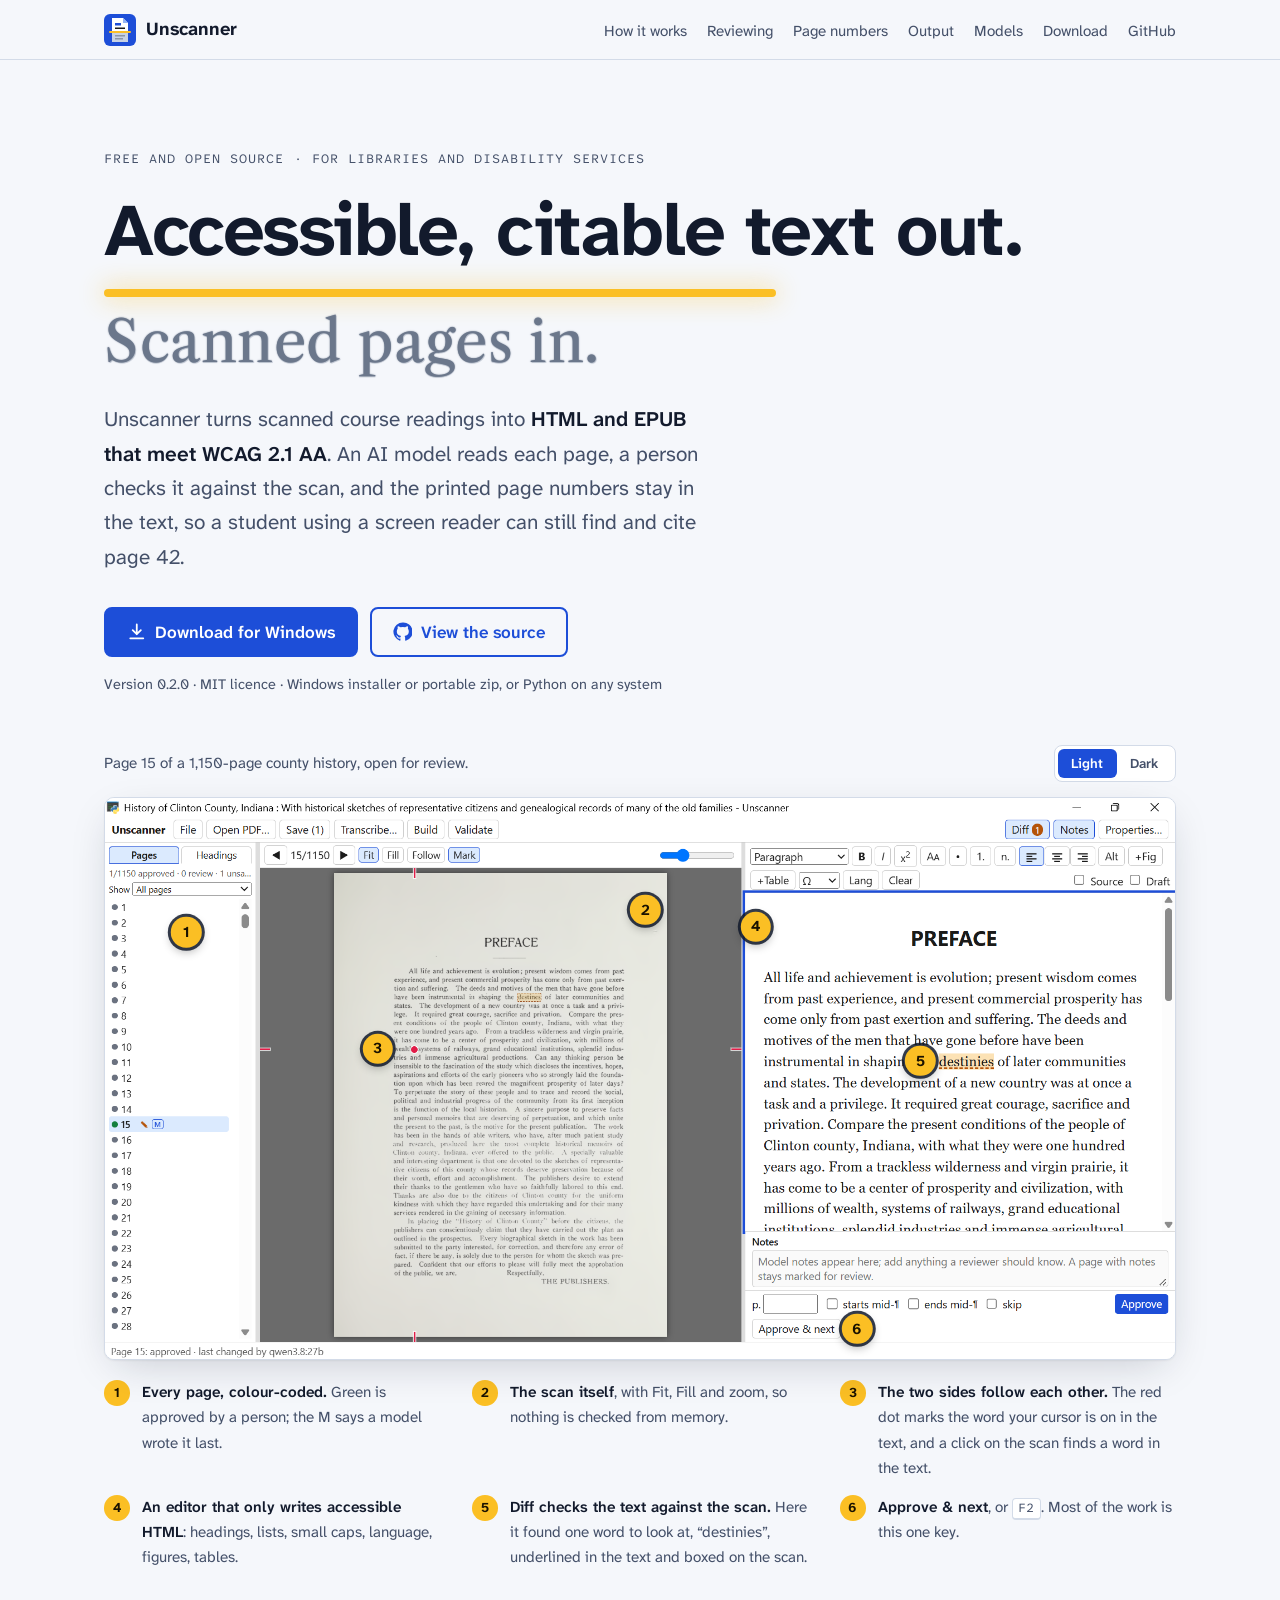
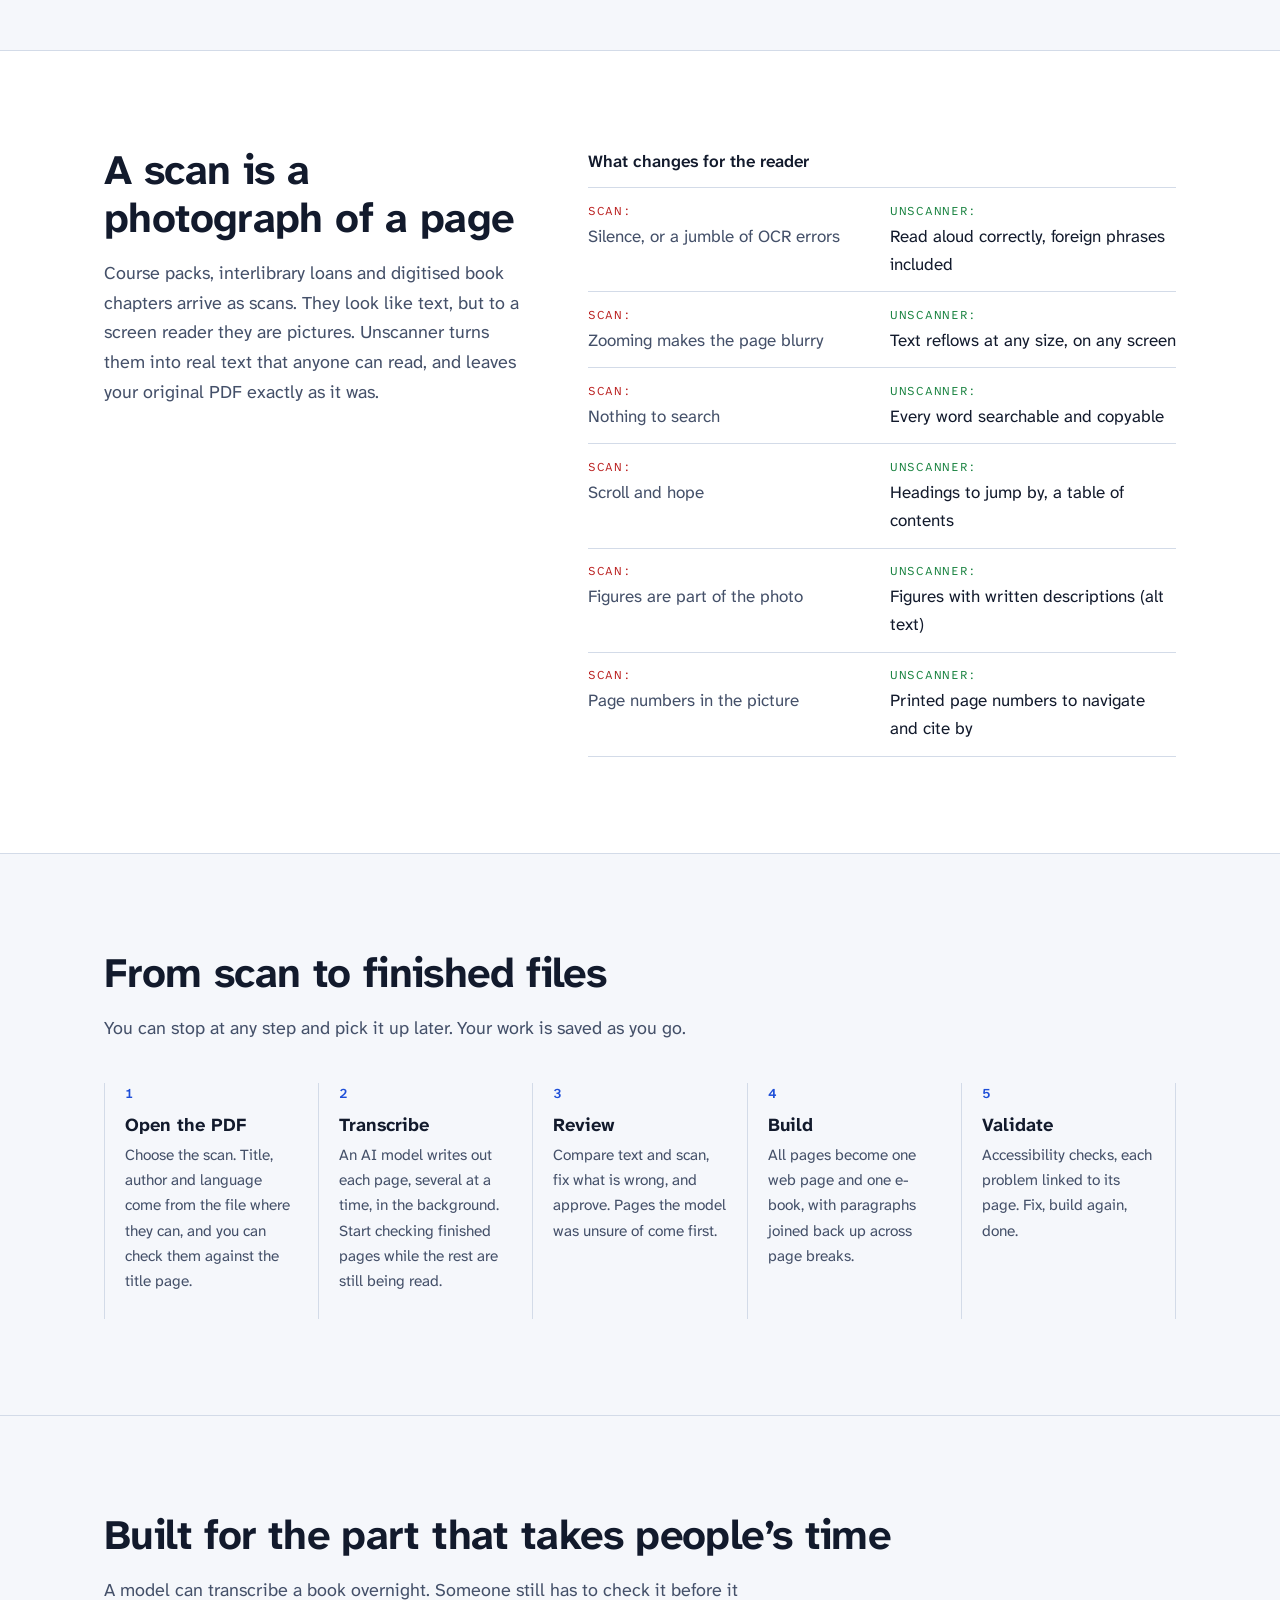
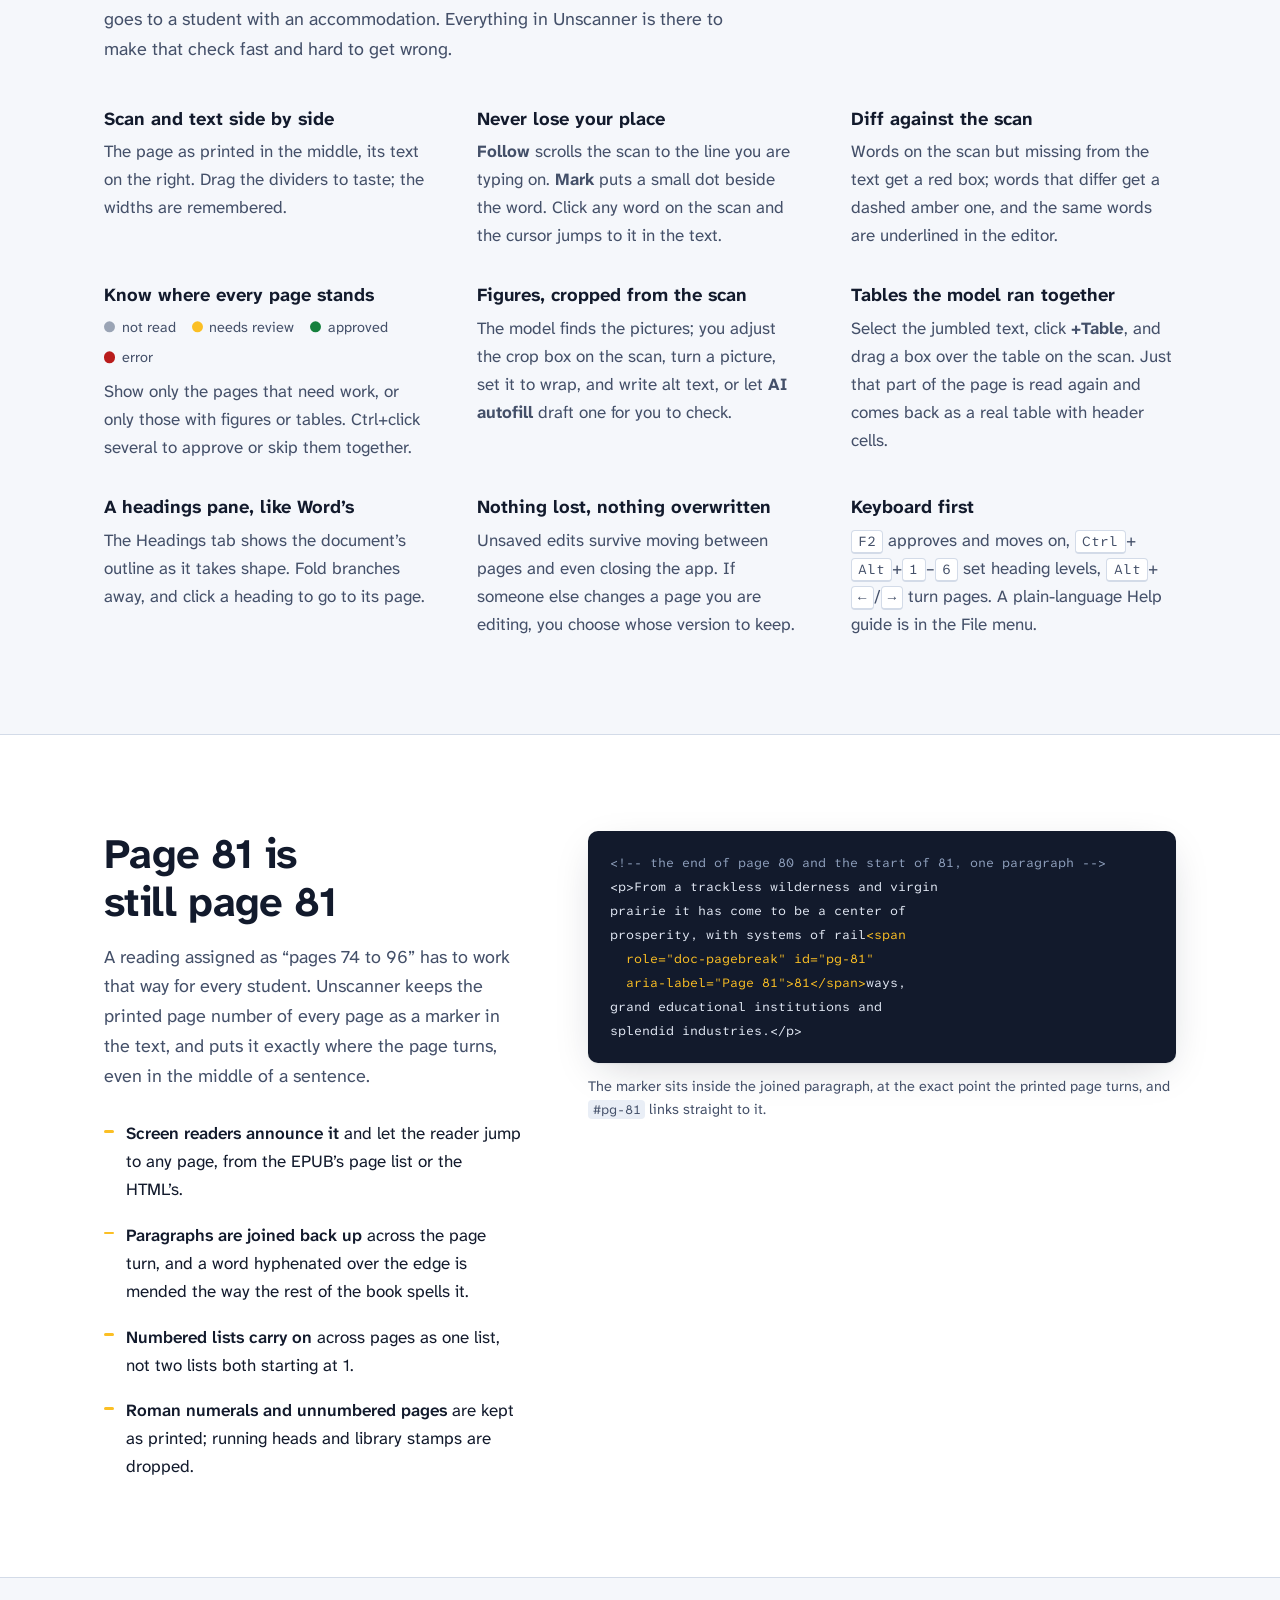
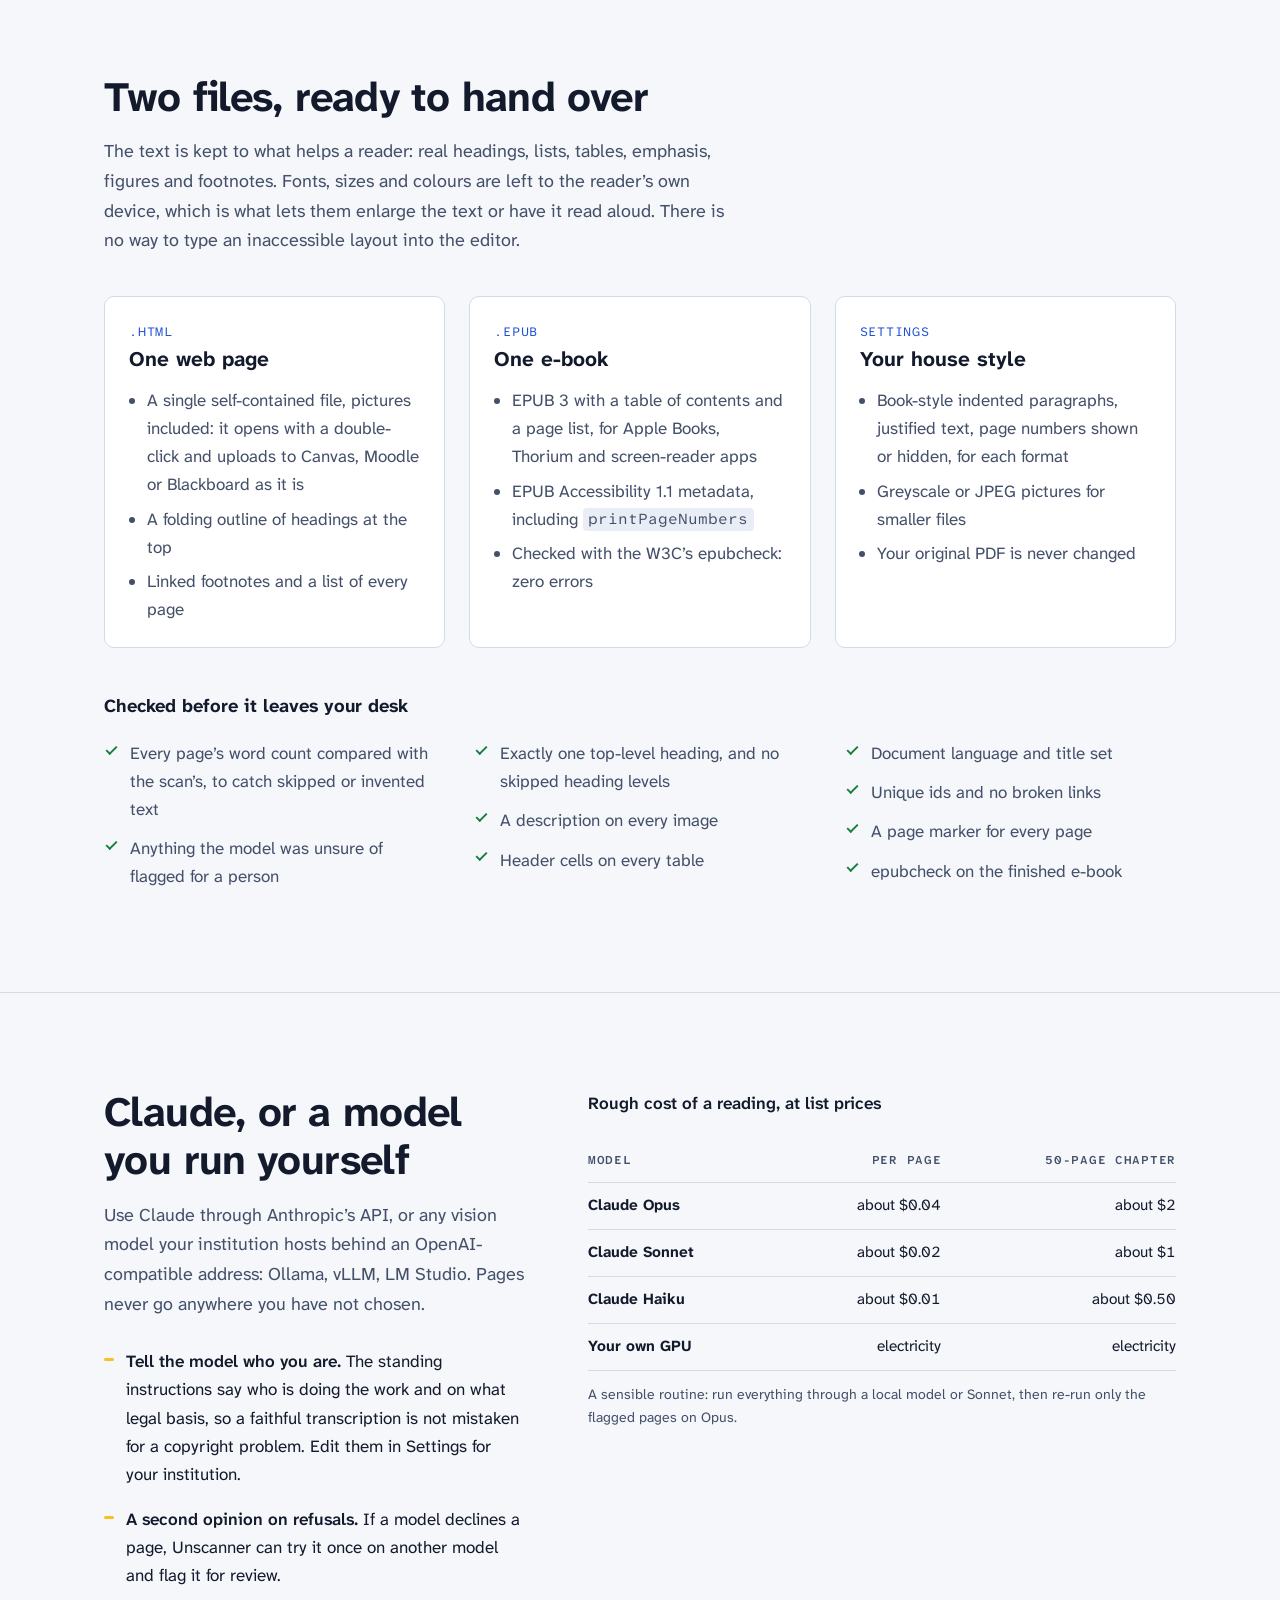
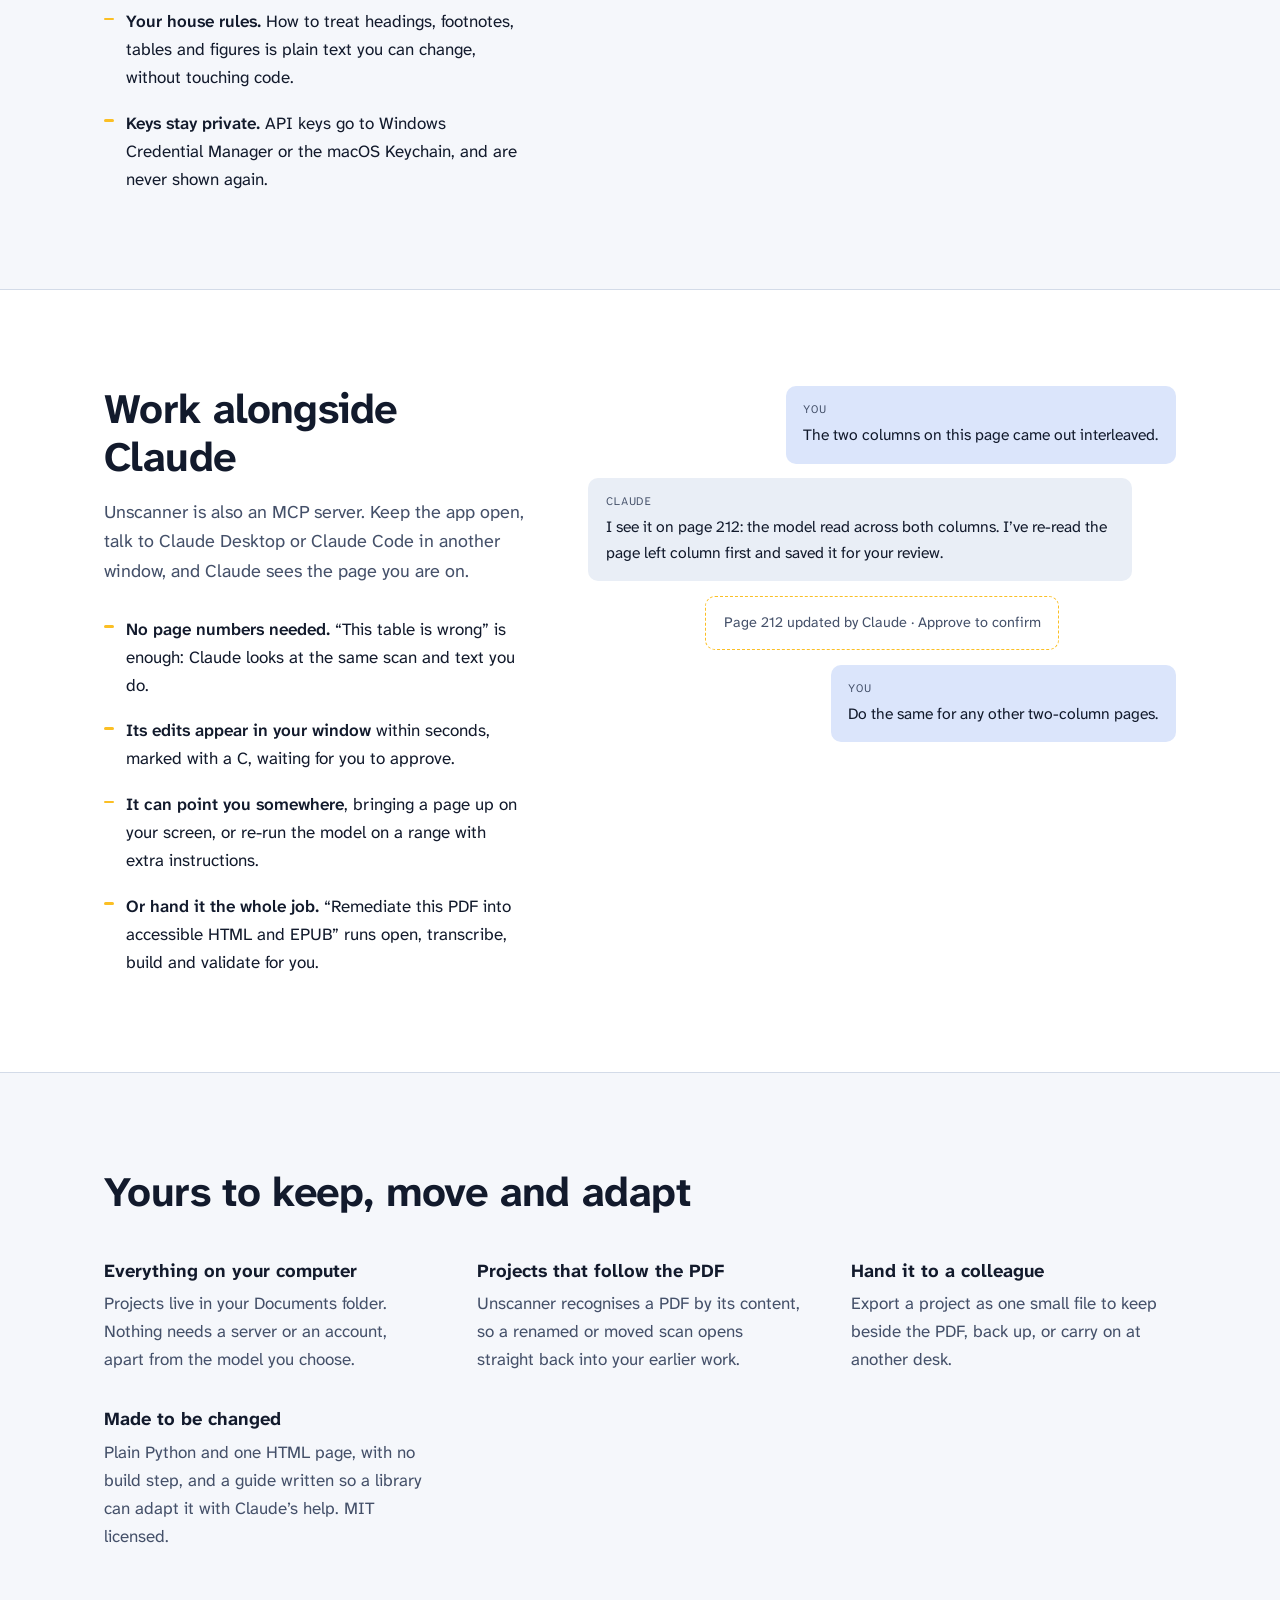
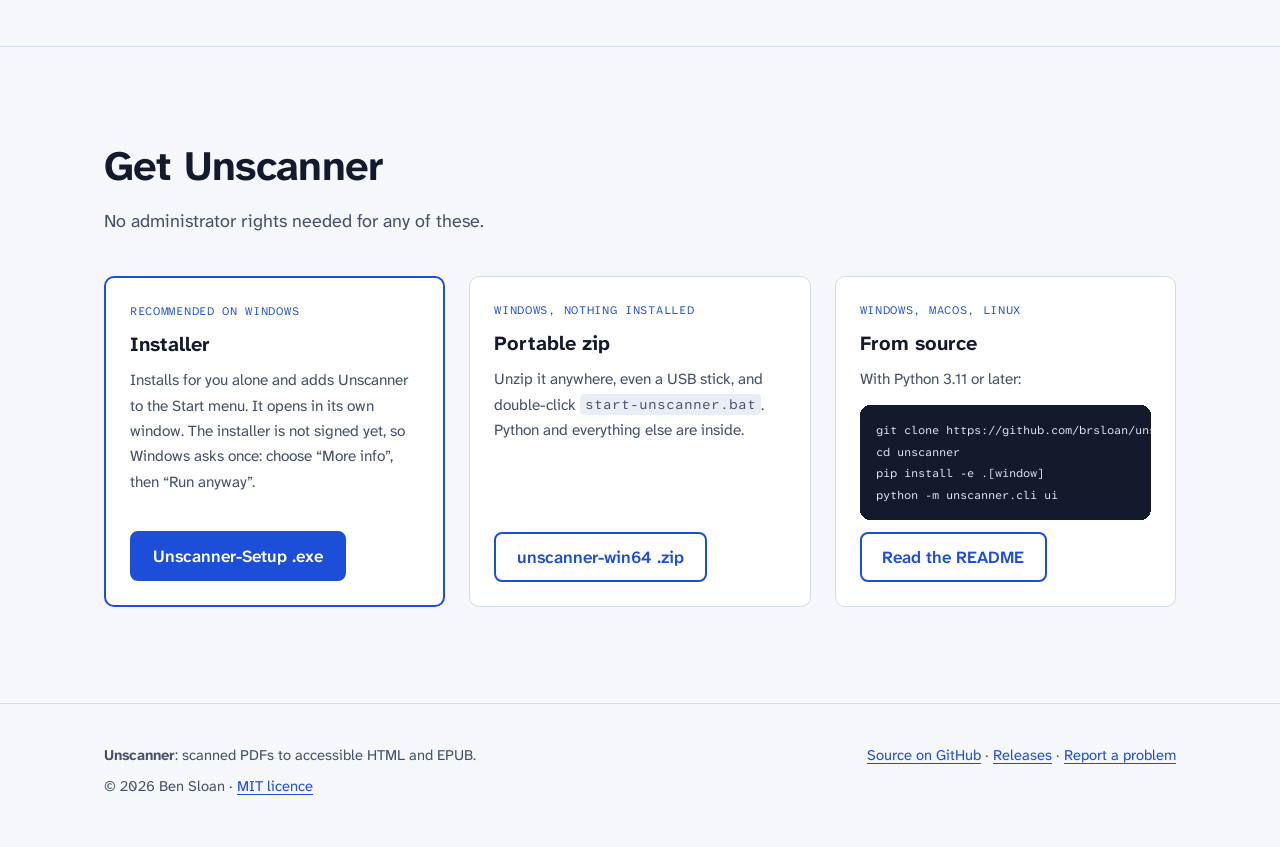
<file: website/index.html>
<!doctype html>
<html lang="en">
<head>
<meta charset="utf-8">
<meta name="viewport" content="width=device-width, initial-scale=1">
<title>Unscanner</title>
<meta name="description" content="Unscanner turns scanned PDFs into accessible HTML and EPUB that meet WCAG 2.1 AA, with the printed page numbers kept so readers can still cite by page. Free and open source.">
<meta property="og:title" content="Unscanner">
<meta property="og:description" content="Scanned pages in. Accessible, citable text out. Free and open source, for libraries and disability services.">
<meta property="og:image" content="unscanner-light.png">
<meta name="color-scheme" content="light dark">
<link rel="icon" href="favicon.svg" type="image/svg+xml">
<link rel="preconnect" href="https://fonts.googleapis.com">
<link rel="preconnect" href="https://fonts.gstatic.com" crossorigin>
<link rel="stylesheet" href="https://fonts.googleapis.com/css2?family=Atkinson+Hyperlegible+Mono:wght@400;600&family=Atkinson+Hyperlegible+Next:ital,wght@0,400;0,600;0,700;1,400&family=Libre+Caslon+Text:ital,wght@0,400;1,400&display=swap">
<style>
  /* Colours come from the app's own icon: its blue, the scanner's amber bar, the grey of an unread scan. */
  :root {
    --ground: #f5f7fb;
    --surface: #ffffff;
    --sunk: #e9eef6;
    --ink: #121a2c;
    --ink-soft: #445069;
    --rule: #d3dbe8;
    --scan: #6b778b;
    --accent: #1d4ed8;
    --accent-ink: #ffffff;
    --accent-soft: #dbe5fb;
    --amber: #fbbf24;
    --amber-ink: #7a4d00;
    --green: #15803d;
    --red: #b91c1c;
    --code-bg: #121a2c;
    --code-ink: #e3e9f5;
    --code-dim: #8fa0bd;
    --code-hi: #fbbf24;
    --shadow: 0 1px 2px rgb(18 26 44 / .06), 0 12px 40px -12px rgb(18 26 44 / .22);

    --f-body: "Atkinson Hyperlegible Next", "Atkinson Hyperlegible", system-ui, -apple-system, "Segoe UI", sans-serif;
    --f-print: "Libre Caslon Text", "Iowan Old Style", "Palatino Linotype", Georgia, serif;
    --f-mono: "Atkinson Hyperlegible Mono", ui-monospace, "Cascadia Mono", Consolas, monospace;

    --wrap: 72rem;
    --gutter: clamp(1rem, 4vw, 2.5rem);
  }
  @media (prefers-color-scheme: dark) {
    :root:not([data-theme="light"]) {
      color-scheme: dark;
      --ground: #0d1320;
      --surface: #151d2e;
      --sunk: #1b2438;
      --ink: #e7ecf5;
      --ink-soft: #a9b4c9;
      --rule: #2a3550;
      --scan: #7c889c;
      --accent: #8aa9ff;
      --accent-ink: #0d1320;
      --accent-soft: #1d2b52;
      --amber-ink: #fbbf24;
      --green: #4ade80;
      --red: #f87171;
      --code-bg: #0a0f1a;
      --shadow: 0 1px 2px rgb(0 0 0 / .4), 0 16px 48px -12px rgb(0 0 0 / .7);
    }
  }
  :root[data-theme="dark"] {
    color-scheme: dark;
    --ground: #0d1320;
    --surface: #151d2e;
    --sunk: #1b2438;
    --ink: #e7ecf5;
    --ink-soft: #a9b4c9;
    --rule: #2a3550;
    --scan: #7c889c;
    --accent: #8aa9ff;
    --accent-ink: #0d1320;
    --accent-soft: #1d2b52;
    --amber-ink: #fbbf24;
    --green: #4ade80;
    --red: #f87171;
    --code-bg: #0a0f1a;
    --shadow: 0 1px 2px rgb(0 0 0 / .4), 0 16px 48px -12px rgb(0 0 0 / .7);
  }

  *, *::before, *::after { box-sizing: border-box; }
  html { scroll-behavior: smooth; -webkit-text-size-adjust: 100%; }
  @media (prefers-reduced-motion: reduce) { html { scroll-behavior: auto; } }
  body {
    margin: 0;
    background: var(--ground);
    color: var(--ink);
    font: 400 1.0625rem/1.65 var(--f-body);
    text-rendering: optimizeLegibility;
  }
  img { max-width: 100%; height: auto; display: block; }
  a { color: var(--accent); text-underline-offset: .18em; text-decoration-thickness: .08em; }
  a:hover { text-decoration-thickness: .14em; }
  :focus-visible { outline: 3px solid var(--amber); outline-offset: 3px; border-radius: 3px; }
  h1, h2, h3 { text-wrap: balance; line-height: 1.15; margin: 0; }
  p { margin: 0; }
  code, kbd, pre { font-family: var(--f-mono); font-size: .9em; }
  kbd {
    display: inline-block; padding: .05em .45em; border: 1px solid var(--rule); border-bottom-width: 2px;
    border-radius: 4px; background: var(--surface); font-size: .82em; line-height: 1.4;
  }
  :not(pre) > code { background: var(--sunk); padding: .08em .35em; border-radius: 4px; }

  .wrap { max-width: var(--wrap); margin-inline: auto; padding-inline: var(--gutter); }
  .prose { max-width: 40rem; }
  .skip {
    position: absolute; left: -999px; top: .5rem; z-index: 10;
    background: var(--accent); color: var(--accent-ink); padding: .5rem 1rem; border-radius: 6px;
  }
  .skip:focus { left: 1rem; }

  /* ---- Top bar ---- */
  .top { border-bottom: 1px solid var(--rule); background: var(--ground); }
  .top .wrap { display: flex; align-items: center; gap: 1rem 2rem; flex-wrap: wrap; padding-block: .85rem; }
  .brand { display: flex; align-items: center; gap: .6rem; font-weight: 700; font-size: 1.15rem; color: var(--ink); text-decoration: none; }
  .brand svg { width: 2rem; height: 2rem; flex: none; }
  .top nav { margin-left: auto; }
  .top nav ul { display: flex; flex-wrap: wrap; gap: .25rem 1.25rem; list-style: none; margin: 0; padding: 0; }
  .top nav a { color: var(--ink-soft); text-decoration: none; font-size: .95rem; }
  .top nav a:hover { color: var(--ink); text-decoration: underline; }

  /* ---- Hero ---- */
  .hero { padding-block: clamp(3rem, 8vw, 5.5rem) clamp(2rem, 5vw, 3rem); }
  .eyebrow {
    font-family: var(--f-mono); font-size: .8rem; letter-spacing: .08em; text-transform: uppercase;
    color: var(--ink-soft);
  }
  .hero h1 { margin-top: 1.25rem; display: grid; gap: .1em; }
  /* The headline is the app's icon in words: the scan below the scanner's light bar, clean text above it. */
  .hero .clean {
    font-weight: 700; font-size: clamp(2.4rem, 6.4vw, 4.6rem); letter-spacing: -.02em; color: var(--ink);
    order: 1;
  }
  .hero .bar {
    order: 2; height: .5rem; border-radius: 99px; background: var(--amber);
    width: min(100%, 42rem); margin-block: .35em .25em;
    box-shadow: 0 0 24px 2px rgb(251 191 36 / .45);
    transform-origin: left center;
    animation: sweep 1.4s cubic-bezier(.2,.7,.2,1) both .15s;
  }
  .hero .scanned {
    order: 3;
    font-family: var(--f-print); font-weight: 400; font-size: clamp(1.9rem, 5vw, 3.6rem);
    color: var(--scan); letter-spacing: .01em;
    text-shadow: 0 0 1.5px currentColor, .5px .5px 0 rgb(138 150 168 / .35);
    filter: blur(.35px);
  }
  @keyframes sweep { from { transform: scaleX(0); } to { transform: scaleX(1); } }
  @media (prefers-reduced-motion: reduce) { .hero .bar { animation: none; } }
  .lede { margin-top: 1.75rem; font-size: clamp(1.1rem, 2vw, 1.3rem); color: var(--ink-soft); max-width: 38rem; }
  .lede strong { color: var(--ink); font-weight: 600; }
  .ctas { display: flex; flex-wrap: wrap; gap: .75rem; margin-top: 2rem; }
  .btn {
    display: inline-flex; align-items: center; gap: .55rem; padding: .8rem 1.3rem; border-radius: 8px;
    font-weight: 600; text-decoration: none; border: 2px solid var(--accent); line-height: 1.2;
  }
  .btn.primary { background: var(--accent); color: var(--accent-ink); }
  .btn.primary:hover { filter: brightness(1.08); }
  .btn.ghost { color: var(--accent); background: transparent; }
  .btn.ghost:hover { background: var(--accent-soft); }
  .btn svg { width: 1.15em; height: 1.15em; flex: none; }
  .fine { margin-top: 1rem; font-size: .9rem; color: var(--ink-soft); }

  /* ---- Screenshot ---- */
  .shot-wrap { padding-bottom: clamp(3rem, 7vw, 5rem); }
  .shot { margin: 0; }
  .shot-head { display: flex; align-items: center; justify-content: space-between; gap: 1rem; flex-wrap: wrap; margin-bottom: .9rem; }
  .shot-head p { font-size: .95rem; color: var(--ink-soft); }
  .seg { display: inline-flex; border: 1px solid var(--rule); border-radius: 8px; padding: 3px; background: var(--surface); }
  .seg button {
    font: 600 .85rem/1 var(--f-body); color: var(--ink-soft); background: none; border: 0; border-radius: 6px;
    padding: .5rem .85rem; cursor: pointer;
  }
  .seg button[aria-pressed="true"] { background: var(--accent); color: var(--accent-ink); }
  .frame {
    position: relative; border-radius: 10px; overflow: hidden; border: 1px solid var(--rule);
    box-shadow: var(--shadow); background: var(--surface);
  }
  .frame img { width: 100%; }
  .shot[data-shot="light"] .img-dark, .shot[data-shot="dark"] .img-light { display: none; }
  .pin {
    position: absolute; transform: translate(-50%, -50%);
    width: clamp(1.25rem, 2.4vw, 1.9rem); height: clamp(1.25rem, 2.4vw, 1.9rem);
    display: grid; place-items: center; border-radius: 50%;
    background: var(--amber); color: #1a1200; font: 700 clamp(.65rem, 1.2vw, .95rem)/1 var(--f-body);
    box-shadow: 0 0 0 3px rgb(18 26 44 / .85), 0 4px 10px rgb(0 0 0 / .3);
  }
  .legend {
    list-style: none; margin: 1.25rem 0 0; padding: 0;
    display: grid; grid-template-columns: repeat(auto-fit, minmax(min(100%, 19rem), 1fr)); gap: .9rem 2rem;
    counter-reset: pin;
  }
  .legend li { display: grid; grid-template-columns: 1.75rem 1fr; gap: .6rem; font-size: .95rem; color: var(--ink-soft); counter-increment: pin; }
  .legend li::before {
    content: counter(pin); width: 1.6rem; height: 1.6rem; border-radius: 50%; display: grid; place-items: center;
    background: var(--amber); color: #1a1200; font-weight: 700; font-size: .85rem;
  }
  .legend b { color: var(--ink); font-weight: 600; }

  /* ---- Sections ---- */
  section { padding-block: clamp(3.5rem, 8vw, 6rem); border-top: 1px solid var(--rule); }
  section h2 { font-size: clamp(1.75rem, 3.6vw, 2.6rem); letter-spacing: -.015em; }
  section .intro { margin-top: 1rem; color: var(--ink-soft); font-size: 1.125rem; max-width: 40rem; }
  .split { display: grid; grid-template-columns: minmax(0, 5fr) minmax(0, 7fr); gap: clamp(2rem, 5vw, 4.5rem); align-items: start; }
  @media (max-width: 52rem) { .split { grid-template-columns: 1fr; } }

  .problem { background: var(--surface); }
  .problem .split p + p { margin-top: 1rem; }
  .cannot { list-style: none; margin: 0; padding: 0; display: grid; gap: 0; border-top: 1px solid var(--rule); }
  .cannot li { display: grid; grid-template-columns: 1fr 1fr; gap: 1rem; padding-block: .85rem; border-bottom: 1px solid var(--rule); }
  .cannot .no { color: var(--ink-soft); }
  .cannot .no::before { content: "Scan: "; font-family: var(--f-mono); font-size: .75rem; letter-spacing: .06em; text-transform: uppercase; color: var(--red); display: block; }
  .cannot .yes::before { content: "Unscanner: "; font-family: var(--f-mono); font-size: .75rem; letter-spacing: .06em; text-transform: uppercase; color: var(--green); display: block; }
  .cannot-head { font-weight: 600; margin-bottom: .75rem; }

  /* Steps: a real sequence, so they are numbered. */
  .steps { list-style: none; margin: 2.5rem 0 0; padding: 0; display: grid; grid-template-columns: repeat(auto-fit, minmax(12.5rem, 1fr)); gap: 0; counter-reset: step; border-left: 1px solid var(--rule); }
  .steps li { counter-increment: step; padding: 0 1.25rem 1.5rem; border-right: 1px solid var(--rule); }
  .steps li::before {
    content: counter(step); display: block; font-family: var(--f-mono); font-weight: 600; font-size: .85rem;
    color: var(--accent); margin-bottom: .6rem;
  }
  .steps h3 { font-size: 1.15rem; }
  .steps p { margin-top: .4rem; font-size: .96rem; color: var(--ink-soft); }
  @media (max-width: 40rem) {
    .steps { border-left: 0; }
    .steps li { border-right: 0; border-top: 1px solid var(--rule); padding: 1rem 0; }
  }

  .features { display: grid; grid-template-columns: repeat(auto-fit, minmax(17rem, 1fr)); gap: 2.25rem 3rem; margin-top: 2.75rem; }
  .features h3 { font-size: 1.15rem; display: flex; align-items: baseline; gap: .5rem; }
  .features p { margin-top: .45rem; color: var(--ink-soft); }
  .dot { width: .7rem; height: .7rem; border-radius: 50%; display: inline-block; flex: none; transform: translateY(-.05em); }
  .statuses { display: flex; flex-wrap: wrap; gap: .4rem 1rem; margin-top: .6rem; font-size: .9rem; color: var(--ink-soft); }
  .statuses span { display: inline-flex; align-items: center; gap: .4rem; }

  /* Page-number section: the one place the output markup is shown. */
  .citable { background: var(--surface); }
  pre.code {
    margin: 0; background: var(--code-bg); color: var(--code-ink); border-radius: 10px;
    padding: 1.25rem 1.4rem; overflow-x: auto; font-size: .88rem; line-height: 1.7;
    box-shadow: var(--shadow); tab-size: 2;
  }
  pre.code .c { color: var(--code-dim); }
  pre.code .hi { color: var(--code-hi); }
  .code-cap { margin-top: .75rem; font-size: .9rem; color: var(--ink-soft); }
  .points { margin: 1.75rem 0 0; padding: 0; list-style: none; display: grid; gap: 1.1rem; }
  .points li { padding-left: 1.4rem; position: relative; }
  .points li::before { content: ""; position: absolute; left: 0; top: .62em; width: .6rem; height: .18rem; background: var(--amber); border-radius: 2px; }
  .points b { font-weight: 600; }

  .formats { display: grid; grid-template-columns: repeat(auto-fit, minmax(18rem, 1fr)); gap: 1.5rem; margin-top: 2.5rem; }
  .format { border: 1px solid var(--rule); border-radius: 10px; padding: 1.5rem; background: var(--surface); }
  .format .ext { font-family: var(--f-mono); font-size: .8rem; letter-spacing: .06em; color: var(--accent); text-transform: uppercase; }
  .format h3 { margin-top: .35rem; font-size: 1.3rem; }
  .format ul { margin: .9rem 0 0; padding-left: 1.1rem; color: var(--ink-soft); display: grid; gap: .4rem; }
  .checks { margin-top: 3rem; }
  .checks h3 { font-size: 1.15rem; }
  .checklist { list-style: none; margin: 1rem 0 0; padding: 0; columns: 16rem; column-gap: 2.5rem; }
  .checklist li { break-inside: avoid; padding: .35rem 0 .35rem 1.6rem; position: relative; color: var(--ink-soft); }
  .checklist li::before {
    content: ""; position: absolute; left: .1rem; top: .72em; width: .7rem; height: .38rem;
    border-left: 2.5px solid var(--green); border-bottom: 2.5px solid var(--green); transform: rotate(-45deg);
  }

  .table-wrap { overflow-x: auto; margin-top: 1.5rem; }
  table { border-collapse: collapse; width: 100%; font-size: .96rem; font-variant-numeric: tabular-nums; }
  th, td { text-align: left; padding: .65rem .9rem .65rem 0; border-bottom: 1px solid var(--rule); vertical-align: top; }
  thead th { font-family: var(--f-mono); font-size: .75rem; letter-spacing: .06em; text-transform: uppercase; color: var(--ink-soft); font-weight: 600; }
  td.num, th.num { text-align: right; padding-right: 0; padding-left: .9rem; }
  .table-note { margin-top: .75rem; font-size: .88rem; color: var(--ink-soft); }

  .claude { background: var(--surface); }
  .convo { display: grid; gap: .9rem; margin: 0; padding: 0; list-style: none; }
  .convo li { border-radius: 10px; padding: .9rem 1.1rem; max-width: 34rem; font-size: .98rem; }
  .convo .you { background: var(--accent-soft); justify-self: end; }
  .convo .them { background: var(--sunk); }
  .convo .who { display: block; font-family: var(--f-mono); font-size: .72rem; letter-spacing: .06em; text-transform: uppercase; color: var(--ink-soft); margin-bottom: .25rem; }
  .convo .event { background: none; border: 1px dashed var(--amber); color: var(--ink-soft); font-size: .9rem; justify-self: center; text-align: center; }

  .get { display: grid; grid-template-columns: repeat(auto-fit, minmax(19rem, 1fr)); gap: 1.5rem; margin-top: 2.5rem; }
  .get > div { border: 1px solid var(--rule); border-radius: 10px; padding: 1.5rem; background: var(--surface); display: flex; flex-direction: column; gap: .75rem; }
  .get > div.pick { border: 2px solid var(--accent); }
  .get h3 { font-size: 1.25rem; }
  .get .tag { font-family: var(--f-mono); font-size: .72rem; letter-spacing: .06em; text-transform: uppercase; color: var(--accent); }
  .get p { color: var(--ink-soft); font-size: .96rem; }
  .get pre.code { font-size: .8rem; padding: .9rem 1rem; box-shadow: none; }
  .get .btn { align-self: flex-start; margin-top: auto; }

  footer { border-top: 1px solid var(--rule); padding-block: 2.5rem 3rem; color: var(--ink-soft); font-size: .92rem; }
  footer .wrap { display: flex; flex-wrap: wrap; gap: 1rem 2.5rem; justify-content: space-between; }
  footer p + p { margin-top: .4rem; }
</style>
</head>
<body>
<a class="skip" href="#main">Skip to content</a>

<header class="top">
  <div class="wrap">
    <a class="brand" href="#top" aria-label="Unscanner home">
      <svg viewBox="0 0 32 32" aria-hidden="true">
        <rect width="32" height="32" rx="6" fill="#1d4ed8"/>
        <path d="M8 4h11l5 5v19H8z" fill="#fff"/>
        <path d="M19 4v5h5z" fill="#93b4f5"/>
        <path d="M8 18h16v10H8z" fill="#c7d2e4"/>
        <rect x="11" y="9" width="6" height="2.5" fill="#1d4ed8"/>
        <rect x="11" y="13.5" width="10" height="1.5" fill="#1a1a1a"/>
        <rect x="5" y="17" width="22" height="2" rx="1" fill="#fbbf24"/>
        <rect x="11" y="21" width="10" height="1.5" fill="#8a96a8"/>
        <rect x="11" y="24" width="8" height="1.5" fill="#8a96a8"/>
      </svg>
      Unscanner
    </a>
    <nav aria-label="Sections">
      <ul>
        <li><a href="#how">How it works</a></li>
        <li><a href="#review">Reviewing</a></li>
        <li><a href="#citable">Page numbers</a></li>
        <li><a href="#output">Output</a></li>
        <li><a href="#models">Models</a></li>
        <li><a href="#get">Download</a></li>
        <li><a href="https://github.com/brsloan/unscanner">GitHub</a></li>
      </ul>
    </nav>
  </div>
</header>

<main id="main">
  <div class="hero wrap" id="top">
    <p class="eyebrow">Free and open source · for libraries and disability services</p>
    <h1>
      <span class="clean">Accessible, citable text out.</span>
      <span class="bar" aria-hidden="true"></span>
      <span class="scanned">Scanned pages in.</span>
    </h1>
    <p class="lede">
      Unscanner turns scanned course readings into <strong>HTML and EPUB that meet WCAG 2.1 AA</strong>.
      An AI model reads each page, a person checks it against the scan, and the printed page numbers
      stay in the text, so a student using a screen reader can still find and cite page 42.
    </p>
    <div class="ctas">
      <a class="btn primary" href="https://github.com/brsloan/unscanner/releases/latest">
        <svg viewBox="0 0 24 24" fill="none" stroke="currentColor" stroke-width="2.2" stroke-linecap="round" stroke-linejoin="round" aria-hidden="true"><path d="M12 3v12m0 0-5-5m5 5 5-5M4 20h16"/></svg>
        Download for Windows
      </a>
      <a class="btn ghost" href="https://github.com/brsloan/unscanner">
        <svg viewBox="0 0 24 24" fill="currentColor" aria-hidden="true"><path d="M12 .5a11.5 11.5 0 0 0-3.64 22.41c.58.1.79-.25.79-.56v-2c-3.2.7-3.88-1.37-3.88-1.37-.52-1.33-1.28-1.69-1.28-1.69-1.05-.72.08-.7.08-.7 1.16.08 1.77 1.19 1.77 1.19 1.03 1.77 2.7 1.26 3.36.96.1-.75.4-1.26.73-1.55-2.55-.29-5.24-1.28-5.24-5.69 0-1.26.45-2.28 1.19-3.09-.12-.29-.52-1.46.11-3.05 0 0 .97-.31 3.17 1.18a11 11 0 0 1 5.77 0c2.2-1.49 3.17-1.18 3.17-1.18.63 1.59.23 2.76.11 3.05.74.81 1.19 1.83 1.19 3.09 0 4.42-2.69 5.39-5.26 5.68.41.36.78 1.06.78 2.14v3.17c0 .31.21.67.8.56A11.5 11.5 0 0 0 12 .5Z"/></svg>
        View the source
      </a>
    </div>
    <p class="fine">Version 0.2.0 · MIT licence · Windows installer or portable zip, or Python on any system</p>
  </div>

  <div class="shot-wrap wrap">
    <figure class="shot" id="shot" data-shot="light">
      <div class="shot-head">
        <p>Page 15 of a 1,150-page county history, open for review.</p>
        <div class="seg" role="group" aria-label="Screenshot theme">
          <button type="button" id="shot-light" data-set="light" aria-pressed="true">Light</button>
          <button type="button" id="shot-dark" data-set="dark" aria-pressed="false">Dark</button>
        </div>
      </div>
      <div class="frame">
        <img class="img-light" src="unscanner-light.png" width="1920" height="1008"
             alt="The Unscanner window in its light theme. On the left, a list of the book's 1,150 pages with coloured status dots. In the middle, the scanned Preface page of History of Clinton County, Indiana. On the right, the same page as editable text under a heading toolbar. The word 'destinies' is highlighted in both as a difference to check, and a red dot on the scan marks the word the cursor is on.">
        <img class="img-dark" src="unscanner-dark.png" width="1920" height="1008"
             alt="The same Unscanner window in its dark theme: page list, scanned Preface page and editable text side by side, with 'destinies' highlighted in both and a red dot on the scan marking the cursor's word.">
        <span class="pin" style="left:7.6%;top:24%" aria-hidden="true">1</span>
        <span class="pin" style="left:50.5%;top:20%" aria-hidden="true">2</span>
        <span class="pin" style="left:25.5%;top:44.7%" aria-hidden="true">3</span>
        <span class="pin" style="left:60.8%;top:23%" aria-hidden="true">4</span>
        <span class="pin" style="left:76.2%;top:46.9%" aria-hidden="true">5</span>
        <span class="pin" style="left:70.3%;top:94.6%" aria-hidden="true">6</span>
      </div>
      <figcaption>
        <ol class="legend">
          <li><span><b>Every page, colour-coded.</b> Green is approved by a person; the M says a model wrote it last.</span></li>
          <li><span><b>The scan itself</b>, with Fit, Fill and zoom, so nothing is checked from memory.</span></li>
          <li><span><b>The two sides follow each other.</b> The red dot marks the word your cursor is on in the text, and a click on the scan finds a word in the text.</span></li>
          <li><span><b>An editor that only writes accessible HTML</b>: headings, lists, small caps, language, figures, tables.</span></li>
          <li><span><b>Diff checks the text against the scan.</b> Here it found one word to look at, “destinies”, underlined in the text and boxed on the scan.</span></li>
          <li><span><b>Approve &amp; next</b>, or <kbd>F2</kbd>. Most of the work is this one key.</span></li>
        </ol>
      </figcaption>
    </figure>
  </div>

  <section class="problem" aria-labelledby="problem-h">
    <div class="wrap split">
      <div>
        <h2 id="problem-h">A scan is a photograph of a page</h2>
        <div class="intro">
          <p>Course packs, interlibrary loans and digitised book chapters arrive as scans. They look like text,
          but to a screen reader they are pictures. Unscanner turns them into real text that anyone
          can read, and leaves your original PDF exactly as it was.</p>
        </div>
      </div>
      <div>
        <p class="cannot-head">What changes for the reader</p>
        <ul class="cannot">
          <li><span class="no">Silence, or a jumble of OCR errors</span><span class="yes">Read aloud correctly, foreign phrases included</span></li>
          <li><span class="no">Zooming makes the page blurry</span><span class="yes">Text reflows at any size, on any screen</span></li>
          <li><span class="no">Nothing to search</span><span class="yes">Every word searchable and copyable</span></li>
          <li><span class="no">Scroll and hope</span><span class="yes">Headings to jump by, a table of contents</span></li>
          <li><span class="no">Figures are part of the photo</span><span class="yes">Figures with written descriptions (alt text)</span></li>
          <li><span class="no">Page numbers in the picture</span><span class="yes">Printed page numbers to navigate and cite by</span></li>
        </ul>
      </div>
    </div>
  </section>

  <section id="how" aria-labelledby="how-h">
    <div class="wrap">
      <h2 id="how-h">From scan to finished files</h2>
      <p class="intro">You can stop at any step and pick it up later. Your work is saved as you go.</p>
      <ol class="steps">
        <li><h3>Open the PDF</h3><p>Choose the scan. Title, author and language come from the file where they can, and you can check them against the title page.</p></li>
        <li><h3>Transcribe</h3><p>An AI model writes out each page, several at a time, in the background. Start checking finished pages while the rest are still being read.</p></li>
        <li><h3>Review</h3><p>Compare text and scan, fix what is wrong, and approve. Pages the model was unsure of come first.</p></li>
        <li><h3>Build</h3><p>All pages become one web page and one e-book, with paragraphs joined back up across page breaks.</p></li>
        <li><h3>Validate</h3><p>Accessibility checks, each problem linked to its page. Fix, build again, done.</p></li>
      </ol>
    </div>
  </section>

  <section id="review" aria-labelledby="review-h">
    <div class="wrap">
      <h2 id="review-h">Built for the part that takes people’s time</h2>
      <p class="intro">A model can transcribe a book overnight. Someone still has to check it before it goes to a
        student with an accommodation. Everything in Unscanner is there to make that check fast and hard to get wrong.</p>
      <div class="features">
        <div>
          <h3>Scan and text side by side</h3>
          <p>The page as printed in the middle, its text on the right. Drag the dividers to taste; the widths are remembered.</p>
        </div>
        <div>
          <h3>Never lose your place</h3>
          <p><b>Follow</b> scrolls the scan to the line you are typing on. <b>Mark</b> puts a small dot beside the word.
            Click any word on the scan and the cursor jumps to it in the text.</p>
        </div>
        <div>
          <h3>Diff against the scan</h3>
          <p>Words on the scan but missing from the text get a red box; words that differ get a dashed amber one, and the
            same words are underlined in the editor.</p>
        </div>
        <div>
          <h3>Know where every page stands</h3>
          <div class="statuses">
            <span><i class="dot" style="background:#9aa4b5"></i>not read</span>
            <span><i class="dot" style="background:var(--amber)"></i>needs review</span>
            <span><i class="dot" style="background:var(--green)"></i>approved</span>
            <span><i class="dot" style="background:var(--red)"></i>error</span>
          </div>
          <p>Show only the pages that need work, or only those with figures or tables. Ctrl+click several to approve or skip them together.</p>
        </div>
        <div>
          <h3>Figures, cropped from the scan</h3>
          <p>The model finds the pictures; you adjust the crop box on the scan, turn a picture, set it to wrap, and
            write alt text, or let <b>AI autofill</b> draft one for you to check.</p>
        </div>
        <div>
          <h3>Tables the model ran together</h3>
          <p>Select the jumbled text, click <b>+Table</b>, and drag a box over the table on the scan. Just that part of
            the page is read again and comes back as a real table with header cells.</p>
        </div>
        <div>
          <h3>A headings pane, like Word’s</h3>
          <p>The Headings tab shows the document’s outline as it takes shape. Fold branches away, and click a heading to go to its page.</p>
        </div>
        <div>
          <h3>Nothing lost, nothing overwritten</h3>
          <p>Unsaved edits survive moving between pages and even closing the app. If someone else changes a page you are
            editing, you choose whose version to keep.</p>
        </div>
        <div>
          <h3>Keyboard first</h3>
          <p><kbd>F2</kbd> approves and moves on, <kbd>Ctrl</kbd>+<kbd>Alt</kbd>+<kbd>1</kbd>–<kbd>6</kbd> set heading
            levels, <kbd>Alt</kbd>+<kbd>←</kbd>/<kbd>→</kbd> turn pages. A plain-language Help guide is in the File menu.</p>
        </div>
      </div>
    </div>
  </section>

  <section class="citable" id="citable" aria-labelledby="citable-h">
    <div class="wrap split">
      <div>
        <h2 id="citable-h">Page 81 is still page 81</h2>
        <p class="intro">A reading assigned as “pages 74 to 96” has to work that way for every student. Unscanner keeps
          the printed page number of every page as a marker in the text, and puts it exactly where the page turns,
          even in the middle of a sentence.</p>
        <ul class="points">
          <li><b>Screen readers announce it</b> and let the reader jump to any page, from the EPUB’s page list or the HTML’s.</li>
          <li><b>Paragraphs are joined back up</b> across the page turn, and a word hyphenated over the edge is mended the way
            the rest of the book spells it.</li>
          <li><b>Numbered lists carry on</b> across pages as one list, not two lists both starting at 1.</li>
          <li><b>Roman numerals and unnumbered pages</b> are kept as printed; running heads and library stamps are dropped.</li>
        </ul>
      </div>
      <div>
        <pre class="code" tabindex="0" aria-label="Example of the HTML Unscanner writes where a paragraph runs over a page break"><code><span class="c">&lt;!-- the end of page 80 and the start of 81, one paragraph --&gt;</span>
&lt;p&gt;From a trackless wilderness and virgin
prairie it has come to be a center of
prosperity, with systems of rail<span class="hi">&lt;span
  role="doc-pagebreak" id="pg-81"
  aria-label="Page 81"&gt;81&lt;/span&gt;</span>ways,
grand educational institutions and
splendid industries.&lt;/p&gt;</code></pre>
        <p class="code-cap">The marker sits inside the joined paragraph, at the exact point the printed page turns, and <code>#pg-81</code> links straight to it.</p>
      </div>
    </div>
  </section>

  <section id="output" aria-labelledby="output-h">
    <div class="wrap">
      <h2 id="output-h">Two files, ready to hand over</h2>
      <p class="intro">The text is kept to what helps a reader: real headings, lists, tables, emphasis, figures and
        footnotes. Fonts, sizes and colours are left to the reader’s own device, which is what lets them enlarge the text or
        have it read aloud. There is no way to type an inaccessible layout into the editor.</p>
      <div class="formats">
        <div class="format">
          <p class="ext">.html</p>
          <h3>One web page</h3>
          <ul>
            <li>A single self-contained file, pictures included: it opens with a double-click and uploads to Canvas, Moodle or Blackboard as it is</li>
            <li>A folding outline of headings at the top</li>
            <li>Linked footnotes and a list of every page</li>
          </ul>
        </div>
        <div class="format">
          <p class="ext">.epub</p>
          <h3>One e-book</h3>
          <ul>
            <li>EPUB 3 with a table of contents and a page list, for Apple Books, Thorium and screen-reader apps</li>
            <li>EPUB Accessibility 1.1 metadata, including <code>printPageNumbers</code></li>
            <li>Checked with the W3C’s epubcheck: zero errors</li>
          </ul>
        </div>
        <div class="format">
          <p class="ext">Settings</p>
          <h3>Your house style</h3>
          <ul>
            <li>Book-style indented paragraphs, justified text, page numbers shown or hidden, for each format</li>
            <li>Greyscale or JPEG pictures for smaller files</li>
            <li>Your original PDF is never changed</li>
          </ul>
        </div>
      </div>
      <div class="checks">
        <h3>Checked before it leaves your desk</h3>
        <ul class="checklist">
          <li>Every page’s word count compared with the scan’s, to catch skipped or invented text</li>
          <li>Anything the model was unsure of flagged for a person</li>
          <li>Exactly one top-level heading, and no skipped heading levels</li>
          <li>A description on every image</li>
          <li>Header cells on every table</li>
          <li>Document language and title set</li>
          <li>Unique ids and no broken links</li>
          <li>A page marker for every page</li>
          <li>epubcheck on the finished e-book</li>
        </ul>
      </div>
    </div>
  </section>

  <section id="models" aria-labelledby="models-h">
    <div class="wrap split">
      <div>
        <h2 id="models-h">Claude, or a model you run yourself</h2>
        <p class="intro">Use Claude through Anthropic’s API, or any vision model your institution hosts behind an
          OpenAI-compatible address: Ollama, vLLM, LM Studio. Pages never go anywhere you have not chosen.</p>
        <ul class="points">
          <li><b>Tell the model who you are.</b> The standing instructions say who is doing the work and on what legal
            basis, so a faithful transcription is not mistaken for a copyright problem. Edit them in Settings for your institution.</li>
          <li><b>A second opinion on refusals.</b> If a model declines a page, Unscanner can try it once on another model and flag it for review.</li>
          <li><b>Your house rules.</b> How to treat headings, footnotes, tables and figures is plain text you can change, without touching code.</li>
          <li><b>Keys stay private.</b> API keys go to Windows Credential Manager or the macOS Keychain, and are never shown again.</li>
        </ul>
      </div>
      <div>
        <p class="cannot-head">Rough cost of a reading, at list prices</p>
        <div class="table-wrap">
          <table>
            <thead><tr><th scope="col">Model</th><th scope="col" class="num">Per page</th><th scope="col" class="num">50-page chapter</th></tr></thead>
            <tbody>
              <tr><th scope="row">Claude Opus</th><td class="num">about $0.04</td><td class="num">about $2</td></tr>
              <tr><th scope="row">Claude Sonnet</th><td class="num">about $0.02</td><td class="num">about $1</td></tr>
              <tr><th scope="row">Claude Haiku</th><td class="num">about $0.01</td><td class="num">about $0.50</td></tr>
              <tr><th scope="row">Your own GPU</th><td class="num">electricity</td><td class="num">electricity</td></tr>
            </tbody>
          </table>
        </div>
        <p class="table-note">A sensible routine: run everything through a local model or Sonnet, then re-run only the flagged pages on Opus.</p>
      </div>
    </div>
  </section>

  <section class="claude" id="claude" aria-labelledby="claude-h">
    <div class="wrap split">
      <div>
        <h2 id="claude-h">Work alongside Claude</h2>
        <p class="intro">Unscanner is also an MCP server. Keep the app open, talk to Claude Desktop or Claude Code in
          another window, and Claude sees the page you are on.</p>
        <ul class="points">
          <li><b>No page numbers needed.</b> “This table is wrong” is enough: Claude looks at the same scan and text you do.</li>
          <li><b>Its edits appear in your window</b> within seconds, marked with a C, waiting for you to approve.</li>
          <li><b>It can point you somewhere</b>, bringing a page up on your screen, or re-run the model on a range with extra instructions.</li>
          <li><b>Or hand it the whole job.</b> “Remediate this PDF into accessible HTML and EPUB” runs open, transcribe, build and validate for you.</li>
        </ul>
      </div>
      <ol class="convo" aria-label="Example exchange with Claude">
        <li class="you"><span class="who">You</span>The two columns on this page came out interleaved.</li>
        <li class="them"><span class="who">Claude</span>I see it on page 212: the model read across both columns. I’ve re-read the page left column first and saved it for your review.</li>
        <li class="event">Page 212 updated by Claude · Approve to confirm</li>
        <li class="you"><span class="who">You</span>Do the same for any other two-column pages.</li>
      </ol>
    </div>
  </section>

  <section aria-labelledby="yours-h">
    <div class="wrap">
      <h2 id="yours-h">Yours to keep, move and adapt</h2>
      <div class="features">
        <div>
          <h3>Everything on your computer</h3>
          <p>Projects live in your Documents folder. Nothing needs a server or an account, apart from the model you choose.</p>
        </div>
        <div>
          <h3>Projects that follow the PDF</h3>
          <p>Unscanner recognises a PDF by its content, so a renamed or moved scan opens straight back into your earlier work.</p>
        </div>
        <div>
          <h3>Hand it to a colleague</h3>
          <p>Export a project as one small file to keep beside the PDF, back up, or carry on at another desk.</p>
        </div>
        <div>
          <h3>Made to be changed</h3>
          <p>Plain Python and one HTML page, with no build step, and a guide written so a library can adapt it with Claude’s help. MIT licensed.</p>
        </div>
      </div>
    </div>
  </section>

  <section id="get" aria-labelledby="get-h">
    <div class="wrap">
      <h2 id="get-h">Get Unscanner</h2>
      <p class="intro">No administrator rights needed for any of these.</p>
      <div class="get">
        <div class="pick">
          <p class="tag">Recommended on Windows</p>
          <h3>Installer</h3>
          <p>Installs for you alone and adds Unscanner to the Start menu. It opens in its own window. The installer is not
            signed yet, so Windows asks once: choose “More info”, then “Run anyway”.</p>
          <a class="btn primary" href="https://github.com/brsloan/unscanner/releases/latest">Unscanner-Setup .exe</a>
        </div>
        <div>
          <p class="tag">Windows, nothing installed</p>
          <h3>Portable zip</h3>
          <p>Unzip it anywhere, even a USB stick, and double-click <code>start-unscanner.bat</code>. Python and everything else are inside.</p>
          <a class="btn ghost" href="https://github.com/brsloan/unscanner/releases/latest">unscanner-win64 .zip</a>
        </div>
        <div>
          <p class="tag">Windows, macOS, Linux</p>
          <h3>From source</h3>
          <p>With Python 3.11 or later:</p>
<pre class="code" tabindex="0" aria-label="Commands to install from source"><code>git clone https://github.com/brsloan/unscanner
cd unscanner
pip install -e .[window]
python -m unscanner.cli ui</code></pre>
          <a class="btn ghost" href="https://github.com/brsloan/unscanner#readme">Read the README</a>
        </div>
      </div>
    </div>
  </section>
</main>

<footer>
  <div class="wrap">
    <div>
      <p><b>Unscanner</b>: scanned PDFs to accessible HTML and EPUB.</p>
      <p>© 2026 Ben Sloan · <a href="https://github.com/brsloan/unscanner/blob/main/LICENSE">MIT licence</a></p>
    </div>
    <div>
      <p><a href="https://github.com/brsloan/unscanner">Source on GitHub</a> · <a href="https://github.com/brsloan/unscanner/releases">Releases</a> · <a href="https://github.com/brsloan/unscanner/issues">Report a problem</a></p>
    </div>
  </div>
</footer>

<script>
  // The screenshot follows the visitor's light or dark setting until they pick one.
  (function () {
    var fig = document.getElementById('shot');
    var buttons = fig.querySelectorAll('.seg button');
    function show(which) {
      fig.setAttribute('data-shot', which);
      buttons.forEach(function (b) { b.setAttribute('aria-pressed', String(b.dataset.set === which)); });
    }
    var dark = window.matchMedia && window.matchMedia('(prefers-color-scheme: dark)');
    if (dark && dark.matches) show('dark');
    buttons.forEach(function (b) { b.addEventListener('click', function () { show(b.dataset.set); }); });
  })();
</script>
</body>
</html>
</file>
